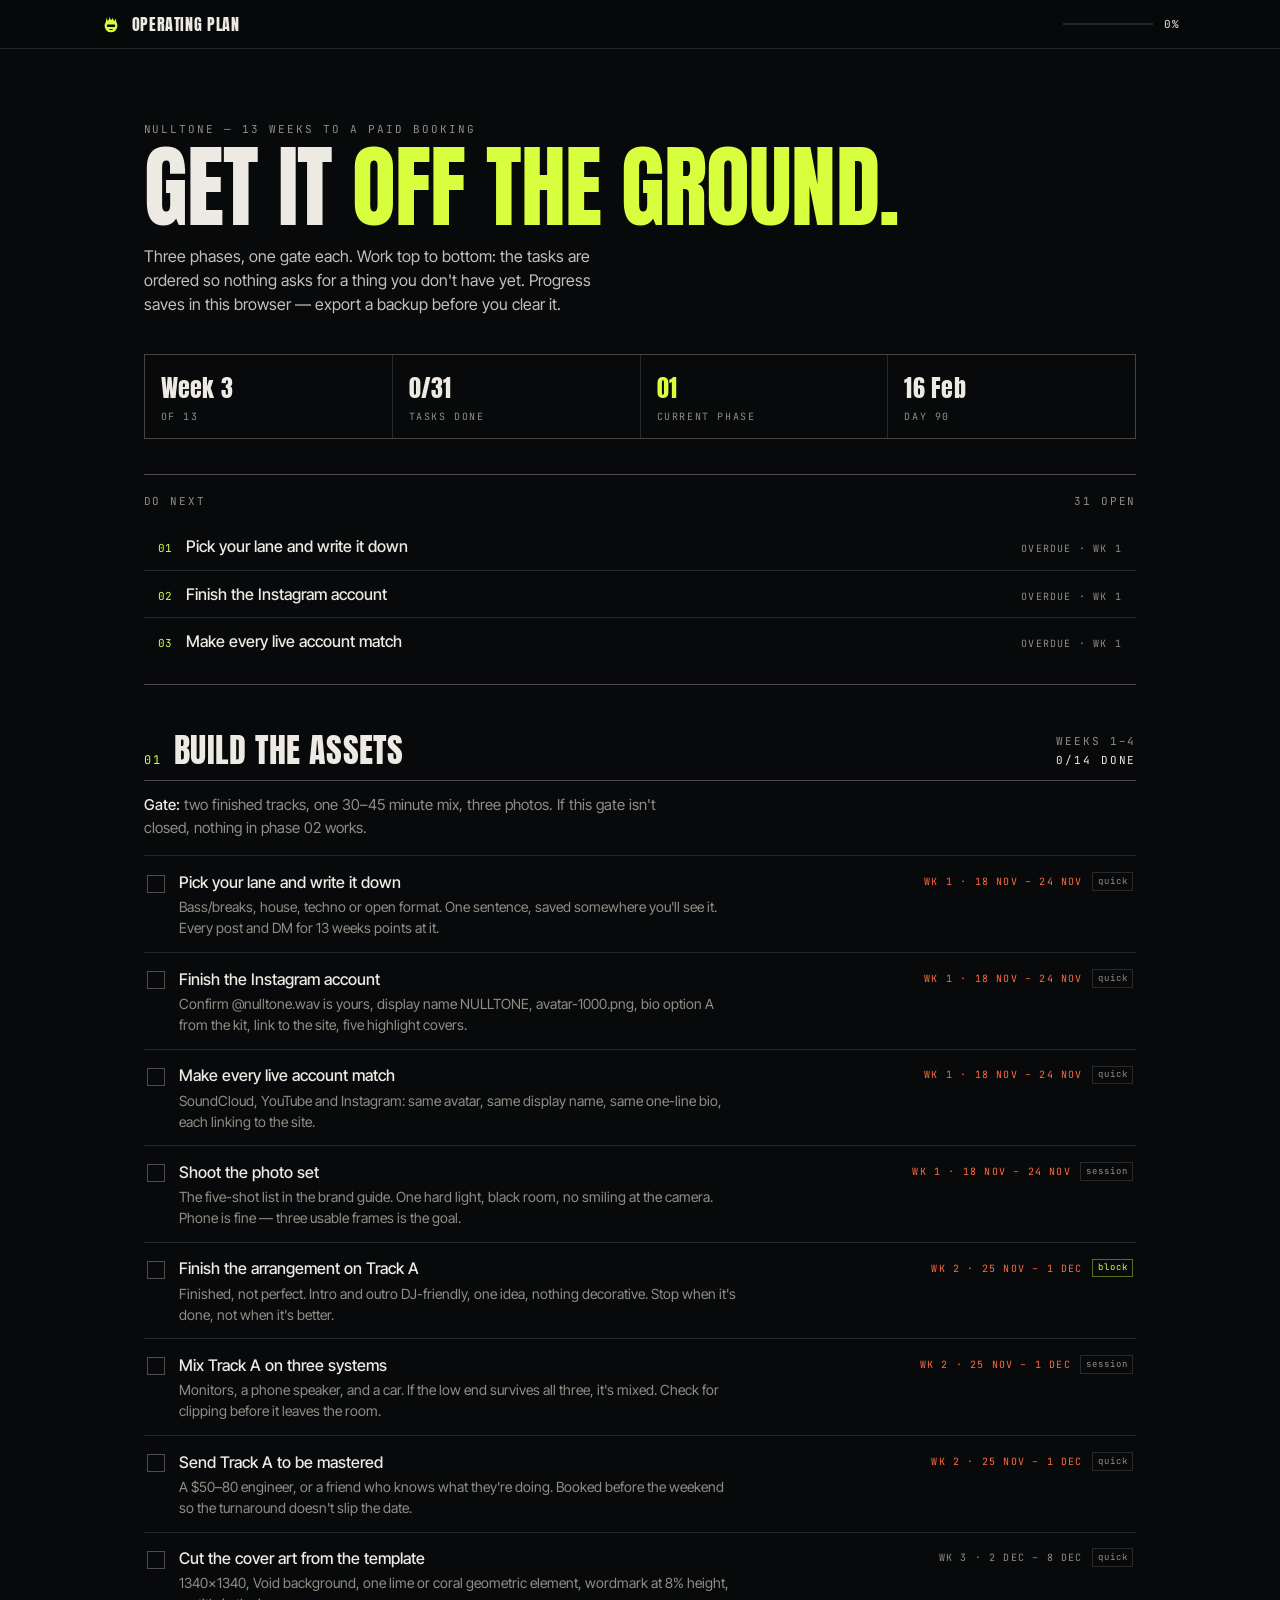
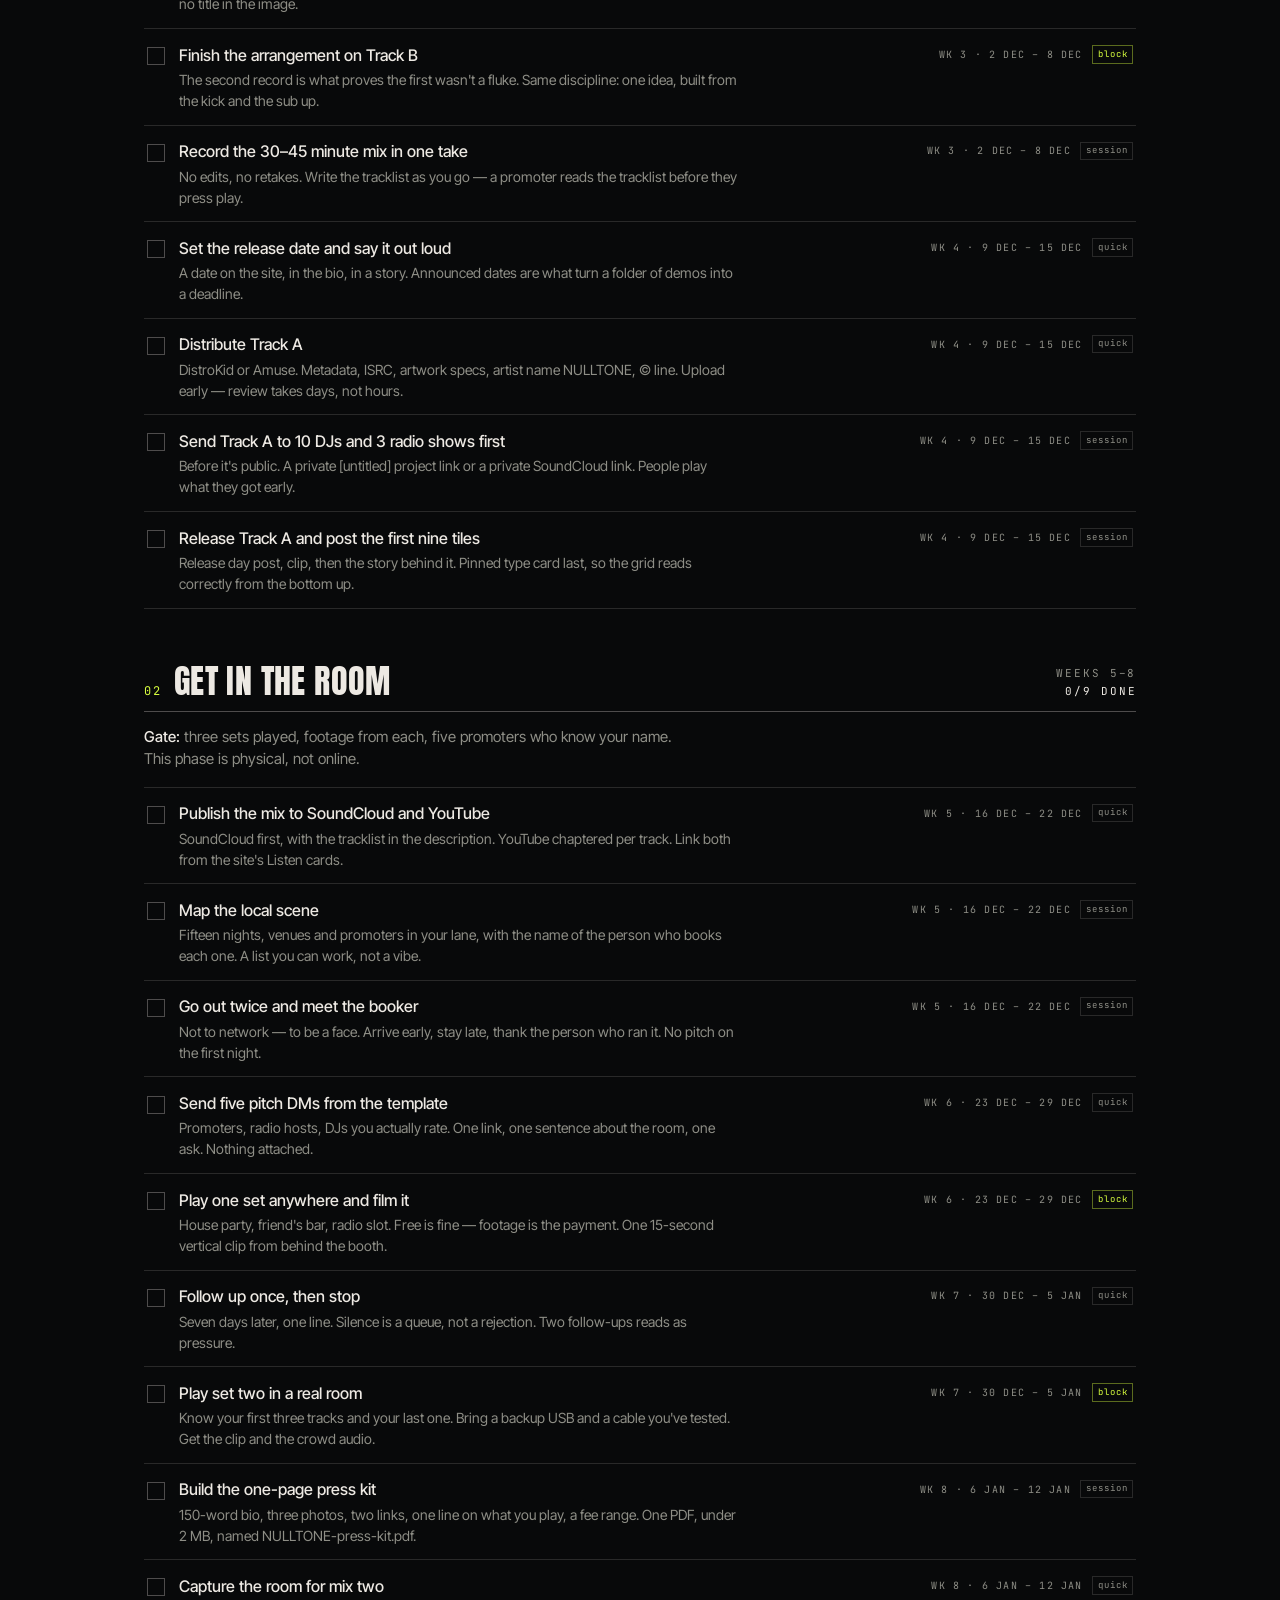
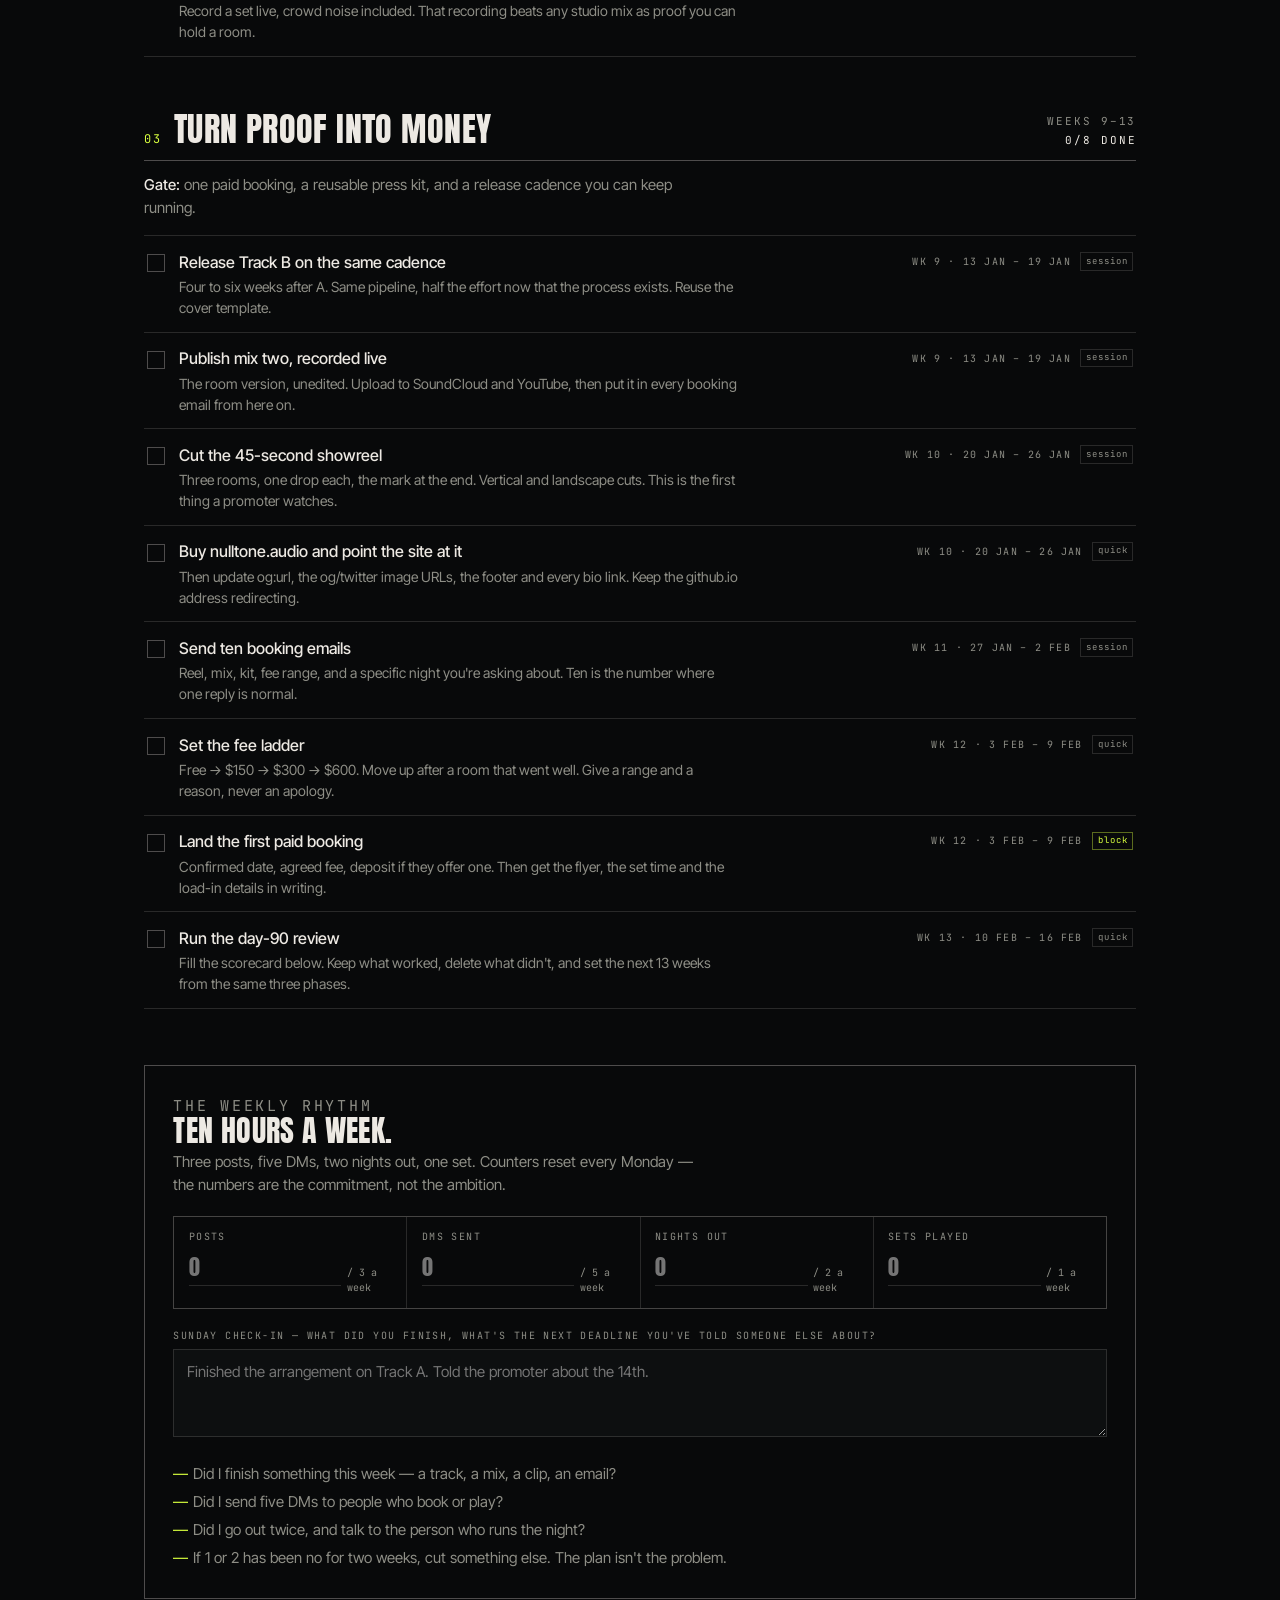
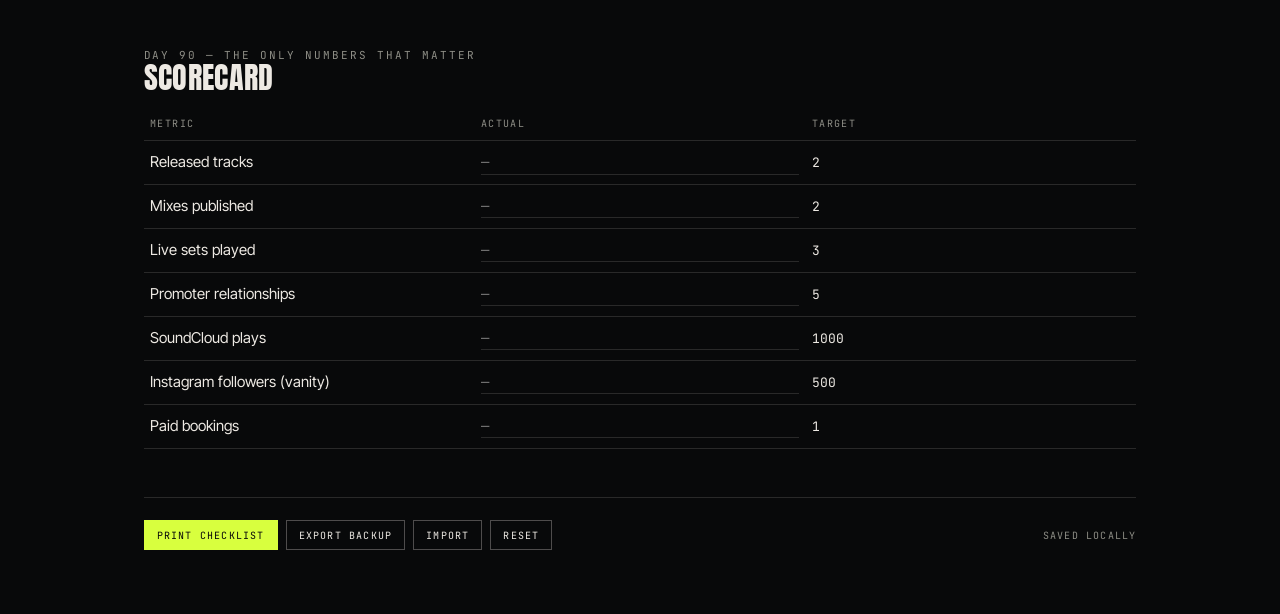
<file: plan/index.html>
<!doctype html>
<html lang="en">
<head>
<meta charset="utf-8">
<meta name="viewport" content="width=device-width, initial-scale=1">
<meta name="robots" content="noindex, nofollow">
<title>NULLTONE — operating plan</title>
<meta name="theme-color" content="#08090A">
<link rel="icon" href="../assets/favicon.svg" type="image/svg+xml">
<link rel="preconnect" href="https://fonts.googleapis.com">
<link rel="preconnect" href="https://fonts.gstatic.com" crossorigin>
<link href="https://fonts.googleapis.com/css2?family=Anton&family=Inter+Tight:wght@400;500;600&family=JetBrains+Mono:wght@400;500&display=swap" rel="stylesheet">
<style>
  :root {
    --ink: #08090a;
    --ink-2: #0d0f10;
    --bone: #ede9e3;
    --muted: #8e8e86;
    --lime: #d8ff3e;
    --coral: #ff6a3d;
    --line: rgba(237, 233, 227, 0.14);
    --line-strong: rgba(237, 233, 227, 0.3);
    --pad: clamp(1.1rem, 3.4vw, 3.25rem);
    --display: "Anton", Impact, "Arial Narrow", sans-serif;
    --sans: "Inter Tight", ui-sans-serif, system-ui, -apple-system, "Helvetica Neue", Arial, sans-serif;
    --mono: "JetBrains Mono", ui-monospace, SFMono-Regular, Menlo, Consolas, monospace;
  }

  * { box-sizing: border-box; }
  body {
    margin: 0;
    background: var(--ink);
    color: var(--bone);
    font-family: var(--sans);
    font-size: 16px;
    line-height: 1.5;
    -webkit-font-smoothing: antialiased;
  }
  a { color: inherit; }
  p { margin: 0; }
  h1, h2, h3 { margin: 0; font-family: var(--display); font-weight: 400; text-transform: uppercase; line-height: 0.92; letter-spacing: 0.012em; }
  :focus-visible { outline: 2px solid var(--lime); outline-offset: 3px; }

  .mono {
    font-family: var(--mono);
    font-size: 0.6875rem;
    letter-spacing: 0.18em;
    text-transform: uppercase;
    color: var(--muted);
  }

  .wrap { max-width: 1080px; margin: 0 auto; padding: 0 var(--pad); }

  /* ── top bar ───────────────────────────────────────────── */
  .bar {
    position: sticky; top: 0; z-index: 20;
    background: rgba(8, 9, 10, 0.94);
    backdrop-filter: blur(10px);
    border-bottom: 1px solid var(--line);
  }
  .bar-in {
    display: flex; align-items: center; justify-content: space-between;
    gap: 1rem; padding: 0.75rem 0;
  }
  .bar-brand { display: flex; align-items: center; gap: 0.6rem; }
  .bar-brand img { width: 22px; height: 22px; }
  .bar-brand span {
    font-family: var(--display); font-size: 1rem; letter-spacing: 0.04em; text-transform: uppercase;
  }
  .bar-progress { display: flex; align-items: center; gap: 0.7rem; }
  .bar-track { width: 90px; height: 2px; background: var(--line); overflow: hidden; }
  .bar-fill { height: 100%; width: 0; background: var(--lime); transition: width 0.3s ease; }
  .bar-count { font-family: var(--mono); font-size: 0.6875rem; letter-spacing: 0.1em; color: var(--bone); }

  /* ── intro ─────────────────────────────────────────────── */
  .intro { padding: clamp(2.2rem, 6vw, 4.5rem) 0 clamp(1.4rem, 3vw, 2.2rem); }
  .intro h1 {
    font-size: clamp(2.6rem, 9vw, 5.6rem);
    letter-spacing: -0.01em;
    margin: 0.5rem 0 0;
  }
  .intro h1 em { font-style: normal; color: var(--lime); }
  .intro .lede { max-width: 52ch; color: var(--bone); opacity: 0.82; margin-top: 1rem; }
  .stats {
    display: grid; grid-template-columns: repeat(4, minmax(0, 1fr));
    gap: 1px; background: var(--line); border: 1px solid var(--line);
    margin: clamp(1.6rem, 4vw, 2.4rem) 0 0;
  }
  .stat { background: var(--ink); padding: 0.9rem 1rem; display: flex; flex-direction: column; gap: 0.2rem; }
  .stat b { font-family: var(--display); font-size: 1.5rem; font-weight: 400; letter-spacing: 0.01em; }
  .stat b.lime { color: var(--lime); }
  .stat span { font-family: var(--mono); font-size: 0.625rem; letter-spacing: 0.16em; text-transform: uppercase; color: var(--muted); }

  /* ── next up ───────────────────────────────────────────── */
  .next {
    border-top: 1px solid var(--line-strong);
    border-bottom: 1px solid var(--line-strong);
    padding: 1.1rem 0 1.25rem;
    margin-bottom: clamp(1.8rem, 4vw, 3rem);
  }
  .next-head { display: flex; align-items: baseline; justify-content: space-between; gap: 1rem; margin-bottom: 0.85rem; }
  .next-list { list-style: none; margin: 0; padding: 0; display: grid; gap: 1px; background: var(--line); }
  .next-list li {
    background: var(--ink); padding: 0.7rem 0.9rem;
    display: grid; grid-template-columns: auto 1fr auto; gap: 0.9rem; align-items: baseline;
  }
  .next-num { font-family: var(--mono); font-size: 0.6875rem; color: var(--lime); }
  .next-title { font-weight: 500; }
  .next-when { font-family: var(--mono); font-size: 0.625rem; letter-spacing: 0.12em; text-transform: uppercase; color: var(--muted); white-space: nowrap; }

  /* ── phases ────────────────────────────────────────────── */
  .phase { margin-bottom: clamp(2rem, 5vw, 3.5rem); }
  .phase-head { display: flex; align-items: flex-end; justify-content: space-between; gap: 1rem; border-bottom: 1px solid var(--line-strong); padding-bottom: 0.7rem; }
  .phase-title { display: flex; align-items: baseline; gap: 0.75rem; }
  .phase-num { font-family: var(--mono); font-size: 0.75rem; letter-spacing: 0.18em; color: var(--lime); }
  .phase h2 { font-size: clamp(1.5rem, 4.2vw, 2.1rem); }
  .phase-meta { text-align: right; display: flex; flex-direction: column; gap: 0.15rem; }
  .phase-meta .mono:last-child { color: var(--bone); }
  .phase-gate { margin: 0.85rem 0 1rem; color: var(--muted); font-size: 0.9375rem; max-width: 62ch; }
  .phase-gate b { color: var(--bone); font-weight: 500; }

  .tasks { list-style: none; margin: 0; padding: 0; }
  .task { border-top: 1px solid var(--line); }
  .task:last-child { border-bottom: 1px solid var(--line); }
  .task.done .task-title { text-decoration: line-through; text-decoration-thickness: 1px; color: var(--muted); }
  .task.overdue .task-week { color: var(--coral); }
  .task-label {
    display: grid;
    grid-template-columns: auto minmax(0, 1fr) auto;
    gap: 0.9rem;
    align-items: start;
    padding: 0.85rem 0.2rem;
    cursor: pointer;
    position: relative;
  }
  .task-label:hover { background: rgba(237, 233, 227, 0.025); }
  .task input[type="checkbox"] {
    appearance: none; -webkit-appearance: none;
    width: 18px; height: 18px; margin: 0.28rem 0 0;
    border: 1px solid var(--line-strong);
    background: transparent;
    display: grid; place-items: center;
    cursor: pointer;
    flex: none;
  }
  .task input[type="checkbox"]:checked { background: var(--lime); border-color: var(--lime); }
  .task input[type="checkbox"]:checked::after {
    content: ""; width: 8px; height: 4px;
    border-left: 2px solid var(--ink); border-bottom: 2px solid var(--ink);
    transform: translateY(-1px) rotate(-45deg);
  }
  .task-body { display: flex; flex-direction: column; gap: 0.15rem; min-width: 0; }  .task-title { font-weight: 500; font-size: 1rem; }
  .task-detail { color: var(--muted); font-size: 0.875rem; max-width: 70ch; }
  .task-meta { display: flex; align-items: center; flex-wrap: wrap; gap: 0.6rem; padding-top: 0.15rem; min-width: 0; }
  .task-week { font-family: var(--mono); font-size: 0.625rem; letter-spacing: 0.12em; text-transform: uppercase; color: var(--muted); white-space: nowrap; }
  .effort {
    font-family: var(--mono); font-size: 0.5625rem; letter-spacing: 0.1em;
    border: 1px solid var(--line); padding: 0.1rem 0.3rem; color: var(--muted);
  }
  .effort--l { border-color: rgba(216, 255, 62, 0.4); color: var(--lime); }

  /* ── weekly rhythm ─────────────────────────────────────── */
  .rhythm { border: 1px solid var(--line-strong); padding: clamp(1.1rem, 3vw, 1.8rem); margin-bottom: clamp(2rem, 5vw, 3rem); }
  .rhythm h2 { font-size: clamp(1.4rem, 4vw, 1.9rem); margin-bottom: 0.4rem; }
  .rhythm > p { color: var(--muted); max-width: 60ch; font-size: 0.9375rem; }
  .counters { display: grid; grid-template-columns: repeat(4, minmax(0, 1fr)); gap: 1px; background: var(--line); border: 1px solid var(--line); margin: 1.2rem 0 0; }
  .counter { background: var(--ink); padding: 0.8rem 0.9rem; }
  .counter label { display: block; font-family: var(--mono); font-size: 0.625rem; letter-spacing: 0.14em; text-transform: uppercase; color: var(--muted); margin-bottom: 0.35rem; }
  .counter-row { display: flex; align-items: baseline; gap: 0.35rem; }
  .counter input {
    width: 100%; background: transparent; border: 0; border-bottom: 1px solid var(--line);
    color: var(--bone); font-family: var(--display); font-size: 1.4rem; padding: 0 0 0.15rem;
  }
  .counter input:focus { border-color: var(--lime); outline: none; }
  .counter-target { font-family: var(--mono); font-size: 0.625rem; color: var(--muted); }
  .notes-label { display: block; margin-top: 1.2rem; font-family: var(--mono); font-size: 0.625rem; letter-spacing: 0.14em; text-transform: uppercase; color: var(--muted); }
  .notes {
    width: 100%; min-height: 5.5rem; margin-top: 0.4rem; resize: vertical;
    background: var(--ink-2); border: 1px solid var(--line); color: var(--bone);
    font-family: var(--sans); font-size: 0.9375rem; padding: 0.7rem 0.8rem;
  }
  .notes:focus { outline: none; border-color: var(--lime); }
  .questions { list-style: none; margin: 1.2rem 0 0; padding: 0; display: grid; gap: 0.35rem; }
  .questions li { color: var(--muted); font-size: 0.9375rem; padding-left: 1.2rem; position: relative; }
  .questions li::before { content: "—"; position: absolute; left: 0; color: var(--lime); }

  /* ── scorecard ─────────────────────────────────────────── */
  .score h2 { font-size: clamp(1.4rem, 4vw, 1.9rem); margin-bottom: 0.9rem; }
  .score table { width: 100%; border-collapse: collapse; table-layout: fixed; }
  .score th, .score td { text-align: left; padding: 0.6rem 0.4rem; border-bottom: 1px solid var(--line); font-size: 0.9375rem; overflow-wrap: break-word; }
  .score th { font-family: var(--mono); font-size: 0.625rem; letter-spacing: 0.14em; text-transform: uppercase; color: var(--muted); font-weight: 400; }
  .score td.actual { width: 80px; }
  .score input {
    width: 100%; background: transparent; border: 0; border-bottom: 1px solid var(--line);
    color: var(--lime); font-family: var(--mono); font-size: 0.875rem; padding: 0.15rem 0;
  }
  .score input:focus { outline: none; border-color: var(--lime); }
  .score td.target { font-family: var(--mono); font-size: 0.8125rem; color: var(--bone); width: 64px; }

  /* ── footer ────────────────────────────────────────────── */
  .foot {
    border-top: 1px solid var(--line); margin-top: clamp(2rem, 5vw, 3rem);
    padding: 1.4rem 0 clamp(2rem, 6vw, 4rem);
    display: flex; flex-wrap: wrap; gap: 0.6rem; align-items: center; justify-content: space-between;
  }
  .tools { display: flex; flex-wrap: wrap; gap: 0.5rem; }
  .btn {
    background: transparent; color: var(--bone); cursor: pointer;
    border: 1px solid var(--line-strong); padding: 0.45rem 0.75rem;
    font-family: var(--mono); font-size: 0.625rem; letter-spacing: 0.12em; text-transform: uppercase;
  }
  .btn:hover { border-color: var(--lime); color: var(--lime); }
  .btn--solid { background: var(--lime); color: var(--ink); border-color: var(--lime); }
  .btn--solid:hover { background: transparent; color: var(--lime); }
  .saved { font-family: var(--mono); font-size: 0.625rem; letter-spacing: 0.12em; text-transform: uppercase; color: var(--muted); }

  @media (max-width: 720px) {
    .stats { grid-template-columns: repeat(2, minmax(0, 1fr)); }
    .counters { grid-template-columns: repeat(2, minmax(0, 1fr)); }
    .task-label { grid-template-columns: auto minmax(0, 1fr); }
    .task-meta { grid-column: 2; }
    .task-week { white-space: normal; }
    .phase-head { flex-direction: column; align-items: flex-start; gap: 0.35rem; }
    .phase-meta { text-align: left; flex-direction: row; gap: 0.5rem; }
    .next-list li { grid-template-columns: auto minmax(0, 1fr); }
    .next-when { grid-column: 2; }
    .next-title { overflow-wrap: anywhere; }
    .bar-track { width: 54px; }
  }

  @media print {
    body { background: #fff; color: #000; font-size: 11pt; }
    .bar, .tools, .next, .foot .mono { display: none; }
    .wrap { max-width: none; padding: 0; }
    .phase, .rhythm, .score { break-inside: auto; }
    .task { break-inside: avoid; }
    .stat, .counter, .next-list li { background: #fff; }
    .stat b, .phase-num, .questions li::before { color: #000; }
    .task-detail, .phase-gate, .questions li { color: #333; }
    .task input[type="checkbox"] { border: 1px solid #000; }
    a[href]::after { content: ""; }
  }
</style>
</head>
<body>

<div class="bar">
  <div class="wrap bar-in">
    <div class="bar-brand">
      <img src="../assets/mark.svg" alt="">
      <span>Operating plan</span>
    </div>
    <div class="bar-progress">
      <div class="bar-track"><div class="bar-fill" id="barFill"></div></div>
      <span class="bar-count" id="barCount">0%</span>
    </div>
  </div>
</div>

<div class="wrap">

  <section class="intro">
    <p class="mono">NULLTONE — 13 weeks to a paid booking</p>
    <h1>Get it <em>off the ground.</em></h1>
    <p class="lede">Three phases, one gate each. Work top to bottom: the tasks are ordered so nothing asks for a thing you don't have yet. Progress saves in this browser — export a backup before you clear it.</p>

    <div class="stats">
      <div class="stat"><b id="statWeek">Week 1</b><span>of 13</span></div>
      <div class="stat"><b id="statDone">0/0</b><span>tasks done</span></div>
      <div class="stat"><b class="lime" id="statNext">—</b><span>current phase</span></div>
      <div class="stat"><b id="statEnd">—</b><span>day 90</span></div>
    </div>
  </section>

  <section class="next" aria-labelledby="nextHead">
    <div class="next-head">
      <p class="mono" id="nextHead">Do next</p>
      <p class="mono" id="nextCount"></p>
    </div>
    <ul class="next-list" id="nextList"></ul>
  </section>

  <main id="phases"></main>

  <section class="rhythm" aria-labelledby="rhythmHead">
    <p class="mono">The weekly rhythm</p>
    <h2 id="rhythmHead">Ten hours a week.</h2>
    <p>Three posts, five DMs, two nights out, one set. Counters reset every Monday — the numbers are the commitment, not the ambition.</p>

    <div class="counters" id="counters"></div>

    <label class="notes-label" for="notes">Sunday check-in — what did you finish, what's the next deadline you've told someone else about?</label>
    <textarea class="notes" id="notes" placeholder="Finished the arrangement on Track A. Told the promoter about the 14th."></textarea>

    <ul class="questions">
      <li>Did I finish something this week — a track, a mix, a clip, an email?</li>
      <li>Did I send five DMs to people who book or play?</li>
      <li>Did I go out twice, and talk to the person who runs the night?</li>
      <li>If 1 or 2 has been no for two weeks, cut something else. The plan isn't the problem.</li>
    </ul>
  </section>

  <section class="score" aria-labelledby="scoreHead">
    <p class="mono">Day 90 — the only numbers that matter</p>
    <h2 id="scoreHead">Scorecard</h2>
    <table>
      <thead>
        <tr><th>Metric</th><th>Actual</th><th>Target</th></tr>
      </thead>
      <tbody id="scoreBody"></tbody>
    </table>
  </section>

  <footer class="foot">
    <div class="tools">
      <button class="btn btn--solid" id="btnPrint" type="button">Print checklist</button>
      <button class="btn" id="btnExport" type="button">Export backup</button>
      <button class="btn" id="btnImport" type="button">Import</button>
      <input type="file" id="fileInput" accept="application/json" hidden>
      <button class="btn" id="btnReset" type="button">Reset</button>
    </div>
    <span class="saved" id="saved">Saved locally</span>
  </footer>
</div>

<script>
(function () {
  "use strict";

  var START = "2026-11-18";
  var WEEKS = 13;
  var KEY = "nulltone.plan.v1";

  var PHASES = [
    {
      id: "p1", num: "01", name: "Build the assets", weeks: "Weeks 1–4",
      gate: "<b>Gate:</b> two finished tracks, one 30–45 minute mix, three photos. If this gate isn't closed, nothing in phase 02 works."
    },
    {
      id: "p2", num: "02", name: "Get in the room", weeks: "Weeks 5–8",
      gate: "<b>Gate:</b> three sets played, footage from each, five promoters who know your name. This phase is physical, not online."
    },
    {
      id: "p3", num: "03", name: "Turn proof into money", weeks: "Weeks 9–13",
      gate: "<b>Gate:</b> one paid booking, a reusable press kit, and a release cadence you can keep running."
    }
  ];

  var TASKS = [
    { id: "lane", p: "p1", w: 1, e: "S", t: "Pick your lane and write it down",
      d: "Bass/breaks, house, techno or open format. One sentence, saved somewhere you'll see it. Every post and DM for 13 weeks points at it." },
    { id: "ig", p: "p1", w: 1, e: "S", t: "Finish the Instagram account",
      d: "Confirm @nulltone.wav is yours, display name NULLTONE, avatar-1000.png, bio option A from the kit, link to the site, five highlight covers." },
    { id: "match", p: "p1", w: 1, e: "S", t: "Make every live account match",
      d: "SoundCloud, YouTube and Instagram: same avatar, same display name, same one-line bio, each linking to the site." },
    { id: "photos", p: "p1", w: 1, e: "M", t: "Shoot the photo set",
      d: "The five-shot list in the brand guide. One hard light, black room, no smiling at the camera. Phone is fine — three usable frames is the goal." },
    { id: "arrA", p: "p1", w: 2, e: "L", t: "Finish the arrangement on Track A",
      d: "Finished, not perfect. Intro and outro DJ-friendly, one idea, nothing decorative. Stop when it's done, not when it's better." },
    { id: "mixA", p: "p1", w: 2, e: "M", t: "Mix Track A on three systems",
      d: "Monitors, a phone speaker, and a car. If the low end survives all three, it's mixed. Check for clipping before it leaves the room." },
    { id: "masterA", p: "p1", w: 2, e: "S", t: "Send Track A to be mastered",
      d: "A $50–80 engineer, or a friend who knows what they're doing. Booked before the weekend so the turnaround doesn't slip the date." },
    { id: "artA", p: "p1", w: 3, e: "S", t: "Cut the cover art from the template",
      d: "1340×1340, Void background, one lime or coral geometric element, wordmark at 8% height, no title in the image." },
    { id: "arrB", p: "p1", w: 3, e: "L", t: "Finish the arrangement on Track B",
      d: "The second record is what proves the first wasn't a fluke. Same discipline: one idea, built from the kick and the sub up." },
    { id: "mixRec", p: "p1", w: 3, e: "M", t: "Record the 30–45 minute mix in one take",
      d: "No edits, no retakes. Write the tracklist as you go — a promoter reads the tracklist before they press play." },
    { id: "date", p: "p1", w: 4, e: "S", t: "Set the release date and say it out loud",
      d: "A date on the site, in the bio, in a story. Announced dates are what turn a folder of demos into a deadline." },
    { id: "distro", p: "p1", w: 4, e: "S", t: "Distribute Track A",
      d: "DistroKid or Amuse. Metadata, ISRC, artwork specs, artist name NULLTONE, © line. Upload early — review takes days, not hours." },
    { id: "preSend", p: "p1", w: 4, e: "M", t: "Send Track A to 10 DJs and 3 radio shows first",
      d: "Before it's public. A private [untitled] project link or a private SoundCloud link. People play what they got early." },
    { id: "relA", p: "p1", w: 4, e: "M", t: "Release Track A and post the first nine tiles",
      d: "Release day post, clip, then the story behind it. Pinned type card last, so the grid reads correctly from the bottom up." },

    { id: "pubMix", p: "p2", w: 5, e: "S", t: "Publish the mix to SoundCloud and YouTube",
      d: "SoundCloud first, with the tracklist in the description. YouTube chaptered per track. Link both from the site's Listen cards." },
    { id: "map", p: "p2", w: 5, e: "M", t: "Map the local scene",
      d: "Fifteen nights, venues and promoters in your lane, with the name of the person who books each one. A list you can work, not a vibe." },
    { id: "out1", p: "p2", w: 5, e: "M", t: "Go out twice and meet the booker",
      d: "Not to network — to be a face. Arrive early, stay late, thank the person who ran it. No pitch on the first night." },
    { id: "dm5", p: "p2", w: 6, e: "S", t: "Send five pitch DMs from the template",
      d: "Promoters, radio hosts, DJs you actually rate. One link, one sentence about the room, one ask. Nothing attached." },
    { id: "set1", p: "p2", w: 6, e: "L", t: "Play one set anywhere and film it",
      d: "House party, friend's bar, radio slot. Free is fine — footage is the payment. One 15-second vertical clip from behind the booth." },
    { id: "follow", p: "p2", w: 7, e: "S", t: "Follow up once, then stop",
      d: "Seven days later, one line. Silence is a queue, not a rejection. Two follow-ups reads as pressure." },
    { id: "set2", p: "p2", w: 7, e: "L", t: "Play set two in a real room",
      d: "Know your first three tracks and your last one. Bring a backup USB and a cable you've tested. Get the clip and the crowd audio." },
    { id: "kit", p: "p2", w: 8, e: "M", t: "Build the one-page press kit",
      d: "150-word bio, three photos, two links, one line on what you play, a fee range. One PDF, under 2 MB, named NULLTONE-press-kit.pdf." },
    { id: "roomAudio", p: "p2", w: 8, e: "S", t: "Capture the room for mix two",
      d: "Record a set live, crowd noise included. That recording beats any studio mix as proof you can hold a room." },

    { id: "relB", p: "p3", w: 9, e: "M", t: "Release Track B on the same cadence",
      d: "Four to six weeks after A. Same pipeline, half the effort now that the process exists. Reuse the cover template." },
    { id: "mix2", p: "p3", w: 9, e: "M", t: "Publish mix two, recorded live",
      d: "The room version, unedited. Upload to SoundCloud and YouTube, then put it in every booking email from here on." },
    { id: "reel", p: "p3", w: 10, e: "M", t: "Cut the 45-second showreel",
      d: "Three rooms, one drop each, the mark at the end. Vertical and landscape cuts. This is the first thing a promoter watches." },
    { id: "domain", p: "p3", w: 10, e: "S", t: "Buy nulltone.audio and point the site at it",
      d: "Then update og:url, the og/twitter image URLs, the footer and every bio link. Keep the github.io address redirecting." },
    { id: "send10", p: "p3", w: 11, e: "M", t: "Send ten booking emails",
      d: "Reel, mix, kit, fee range, and a specific night you're asking about. Ten is the number where one reply is normal." },
    { id: "fee", p: "p3", w: 12, e: "S", t: "Set the fee ladder",
      d: "Free → $150 → $300 → $600. Move up after a room that went well. Give a range and a reason, never an apology." },
    { id: "paid", p: "p3", w: 12, e: "L", t: "Land the first paid booking",
      d: "Confirmed date, agreed fee, deposit if they offer one. Then get the flyer, the set time and the load-in details in writing." },
    { id: "review", p: "p3", w: 13, e: "S", t: "Run the day-90 review",
      d: "Fill the scorecard below. Keep what worked, delete what didn't, and set the next 13 weeks from the same three phases." }
  ];

  var COUNTERS = [
    { id: "posts", label: "Posts", target: 3 },
    { id: "dms", label: "DMs sent", target: 5 },
    { id: "nights", label: "Nights out", target: 2 },
    { id: "sets", label: "Sets played", target: 1 }
  ];

  var METRICS = [
    { id: "tracks", label: "Released tracks", target: 2 },
    { id: "mixes", label: "Mixes published", target: 2 },
    { id: "gigs", label: "Live sets played", target: 3 },
    { id: "promoters", label: "Promoter relationships", target: 5 },
    { id: "plays", label: "SoundCloud plays", target: 1000 },
    { id: "followers", label: "Instagram followers (vanity)", target: 500 },
    { id: "bookings", label: "Paid bookings", target: 1 }
  ];

  var DAY = 86400000;
  var startDate = new Date(START + "T00:00:00");

  var state = { done: {}, counters: {}, metrics: {}, notes: "" };

  function load() {
    try {
      var raw = localStorage.getItem(KEY);
      if (!raw) return;
      var parsed = JSON.parse(raw);
      if (parsed && typeof parsed === "object") {
        state.done = parsed.done || {};
        state.counters = parsed.counters || {};
        state.metrics = parsed.metrics || {};
        state.notes = typeof parsed.notes === "string" ? parsed.notes : "";
      }
    } catch (err) {
      /* corrupt or unavailable storage: run from a clean state */
    }
  }

  function save() {
    try {
      localStorage.setItem(KEY, JSON.stringify(state));
      flashSaved();
    } catch (err) {
      var el = document.getElementById("saved");
      if (el) el.textContent = "Couldn't save — export a backup";
    }
  }

  var savedTimer = null;
  function flashSaved() {
    var el = document.getElementById("saved");
    if (!el) return;
    el.textContent = "Saved";
    clearTimeout(savedTimer);
    savedTimer = setTimeout(function () { el.textContent = "Saved locally"; }, 1200);
  }

  function fmtDate(d) {
    var months = ["Jan", "Feb", "Mar", "Apr", "May", "Jun", "Jul", "Aug", "Sep", "Oct", "Nov", "Dec"];
    return d.getDate() + " " + months[d.getMonth()];
  }

  function weekStart(w) { return new Date(startDate.getTime() + (w - 1) * 7 * DAY); }
  function weekEnd(w) { return new Date(startDate.getTime() + (w * 7 - 1) * DAY); }
  function weekLabel(w) { return fmtDate(weekStart(w)) + " – " + fmtDate(weekEnd(w)); }

  function currentWeek() {
    var today = new Date();
    today.setHours(0, 0, 0, 0);
    var n = Math.floor((today.getTime() - startDate.getTime()) / (7 * DAY)) + 1;
    return Math.max(1, Math.min(WEEKS, n));
  }

  function phaseOf(task) {
    for (var i = 0; i < PHASES.length; i++) if (PHASES[i].id === task.p) return PHASES[i];
    return PHASES[0];
  }

  function el(tag, cls, text) {
    var n = document.createElement(tag);
    if (cls) n.className = cls;
    if (text != null) n.textContent = text;
    return n;
  }

  function progress() {
    var total = TASKS.length;
    var done = 0;
    for (var i = 0; i < TASKS.length; i++) if (state.done[TASKS[i].id]) done++;
    return { done: done, total: total, pct: total ? Math.round((done / total) * 100) : 0 };
  }

  function renderPhases() {
    var host = document.getElementById("phases");
    host.textContent = "";
    var cw = currentWeek();

    PHASES.forEach(function (phase) {
      var tasks = TASKS.filter(function (t) { return t.p === phase.id; });
      var done = tasks.filter(function (t) { return state.done[t.id]; }).length;

      var section = el("section", "phase");
      section.setAttribute("aria-labelledby", "h-" + phase.id);

      var head = el("div", "phase-head");
      var titleWrap = el("div", "phase-title");
      titleWrap.appendChild(el("span", "phase-num", phase.num));
      var h2 = el("h2", null, phase.name);
      h2.id = "h-" + phase.id;
      titleWrap.appendChild(h2);
      head.appendChild(titleWrap);

      var meta = el("div", "phase-meta");
      meta.appendChild(el("span", "mono", phase.weeks));
      meta.appendChild(el("span", "mono", done + "/" + tasks.length + " done"));
      head.appendChild(meta);
      section.appendChild(head);

      var gate = el("p", "phase-gate");
      gate.innerHTML = phase.gate;
      section.appendChild(gate);

      var list = el("ul", "tasks");
      tasks.forEach(function (task) {
        var isDone = !!state.done[task.id];
        var li = el("li", "task" + (isDone ? " done" : "") + (!isDone && task.w < cw ? " overdue" : ""));
        var label = el("label", "task-label");

        var box = document.createElement("input");
        box.type = "checkbox";
        box.checked = isDone;
        box.id = "t-" + task.id;
        box.addEventListener("change", function () {
          if (box.checked) state.done[task.id] = true;
          else delete state.done[task.id];
          save();
          refresh();
        });
        label.appendChild(box);

        var body = el("div", "task-body");
        var title = el("span", "task-title", task.t);
        body.appendChild(title);
        if (task.d) body.appendChild(el("span", "task-detail", task.d));
        label.appendChild(body);

        var metaWrap = el("div", "task-meta");
        metaWrap.appendChild(el("span", "task-week", "Wk " + task.w + " · " + weekLabel(task.w)));
        var effort = el("span", "effort" + (task.e === "L" ? " effort--l" : ""), task.e === "S" ? "quick" : task.e === "M" ? "session" : "block");
        metaWrap.appendChild(effort);
        label.appendChild(metaWrap);

        li.appendChild(label);
        list.appendChild(li);
      });

      section.appendChild(list);
      host.appendChild(section);
    });
  }

  function renderNext() {
    var cw = currentWeek();
    var open = TASKS.filter(function (t) { return !state.done[t.id]; });
    open.sort(function (a, b) { return a.w - b.w; });
    var host = document.getElementById("nextList");
    host.textContent = "";

    var countEl = document.getElementById("nextCount");
    if (countEl) countEl.textContent = open.length + " open";

    if (!open.length) {
      var empty = el("li", null, "");
      empty.appendChild(el("span", "next-num", "✓"));
      empty.appendChild(el("span", "next-title", "All thirteen weeks closed. Run the day-90 review and set the next block."));
      empty.appendChild(el("span", "next-when", ""));
      host.appendChild(empty);
      return;
    }

    open.slice(0, 3).forEach(function (task, i) {
      var li = el("li");
      li.appendChild(el("span", "next-num", "0" + (i + 1)));
      li.appendChild(el("span", "next-title", task.t));
      var when = task.w < cw ? "Overdue · wk " + task.w : task.w === cw ? "This week" : "Wk " + task.w + " · " + fmtDate(weekStart(task.w));
      li.appendChild(el("span", "next-when", when));
      host.appendChild(li);
    });
  }

  function renderCounters() {
    var host = document.getElementById("counters");
    host.textContent = "";
    COUNTERS.forEach(function (c) {
      var wrap = el("div", "counter");
      var label = el("label", null, c.label);
      label.setAttribute("for", "c-" + c.id);
      wrap.appendChild(label);

      var row = el("div", "counter-row");
      var input = document.createElement("input");
      input.type = "number";
      input.min = "0";
      input.step = "1";
      input.inputMode = "numeric";
      input.id = "c-" + c.id;
      input.value = state.counters[c.id] != null ? state.counters[c.id] : "";
      input.placeholder = "0";
      input.addEventListener("input", function () {
        var v = parseInt(input.value, 10);
        if (isNaN(v) || v === 0) delete state.counters[c.id];
        else state.counters[c.id] = v;
        save();
      });
      row.appendChild(input);
      row.appendChild(el("span", "counter-target", "/ " + c.target + " a week"));
      wrap.appendChild(row);
      host.appendChild(wrap);
    });
  }

  function renderScore() {
    var body = document.getElementById("scoreBody");
    body.textContent = "";
    METRICS.forEach(function (m) {
      var tr = document.createElement("tr");
      tr.appendChild(el("td", null, m.label));

      var actual = document.createElement("td");
      actual.className = "actual";
      var input = document.createElement("input");
      input.type = "number";
      input.min = "0";
      input.step = "1";
      input.inputMode = "numeric";
      input.setAttribute("aria-label", m.label + " — actual");
      input.value = state.metrics[m.id] != null ? state.metrics[m.id] : "";
      input.placeholder = "—";
      input.addEventListener("input", function () {
        var v = parseInt(input.value, 10);
        if (isNaN(v)) delete state.metrics[m.id];
        else state.metrics[m.id] = v;
        save();
      });
      actual.appendChild(input);
      tr.appendChild(actual);

      tr.appendChild(el("td", "target", String(m.target)));
      body.appendChild(tr);
    });
  }

  function renderStats() {
    var p = progress();
    var cw = currentWeek();
    document.getElementById("statWeek").textContent = "Week " + cw;
    document.getElementById("statDone").textContent = p.done + "/" + p.total;

    var phase = PHASES[PHASES.length - 1];
    for (var j = 0; j < PHASES.length; j++) {
      if (TASKS.some(function (t) { return t.p === PHASES[j].id && !state.done[t.id]; })) { phase = PHASES[j]; break; }
    }
    document.getElementById("statNext").textContent = phase.num;

    var end = new Date(startDate.getTime() + 90 * DAY);
    document.getElementById("statEnd").textContent = fmtDate(end);

    document.getElementById("barFill").style.width = p.pct + "%";
    document.getElementById("barCount").textContent = p.pct + "%";
  }

  function refresh() {
    renderStats();
    renderNext();
    renderPhases();
  }

  function exportBackup() {
    var payload = { exported: new Date().toISOString(), plan: "nulltone", state: state };
    var blob = new Blob([JSON.stringify(payload, null, 2)], { type: "application/json" });
    var url = URL.createObjectURL(blob);
    var a = document.createElement("a");
    a.href = url;
    a.download = "nulltone-plan-" + new Date().toISOString().slice(0, 10) + ".json";
    document.body.appendChild(a);
    a.click();
    a.remove();
    setTimeout(function () { URL.revokeObjectURL(url); }, 1000);
  }

  function importBackup(file) {
    var reader = new FileReader();
    reader.onload = function () {
      try {
        var parsed = JSON.parse(String(reader.result));
        var incoming = parsed && parsed.state ? parsed.state : parsed;
        if (!incoming || typeof incoming !== "object") throw new Error("bad file");
        state.done = incoming.done || {};
        state.counters = incoming.counters || {};
        state.metrics = incoming.metrics || {};
        state.notes = typeof incoming.notes === "string" ? incoming.notes : "";
        document.getElementById("notes").value = state.notes;
        save();
        renderCounters();
        renderScore();
        refresh();
        alert("Backup imported.");
      } catch (err) {
        alert("That file isn't a NULLTONE plan backup.");
      }
    };
    reader.readAsText(file);
  }

  function bindTools() {
    document.getElementById("btnPrint").addEventListener("click", function () { window.print(); });
    document.getElementById("btnExport").addEventListener("click", exportBackup);

    var fileInput = document.getElementById("fileInput");
    document.getElementById("btnImport").addEventListener("click", function () { fileInput.click(); });
    fileInput.addEventListener("change", function () {
      if (fileInput.files && fileInput.files[0]) importBackup(fileInput.files[0]);
      fileInput.value = "";
    });

    document.getElementById("btnReset").addEventListener("click", function () {
      if (!confirm("Clear every tick, counter and scoreline? Export a backup first if you want this back.")) return;
      state = { done: {}, counters: {}, metrics: {}, notes: "" };
      try { localStorage.removeItem(KEY); } catch (err) {}
      document.getElementById("notes").value = "";
      renderCounters();
      renderScore();
      refresh();
      flashSaved();
    });

    var notes = document.getElementById("notes");
    notes.value = state.notes;
    notes.addEventListener("input", function () {
      state.notes = notes.value;
      save();
    });
  }

  load();
  bindTools();
  renderCounters();
  renderScore();
  refresh();
})();
</script>
</body>
</html>
</file>
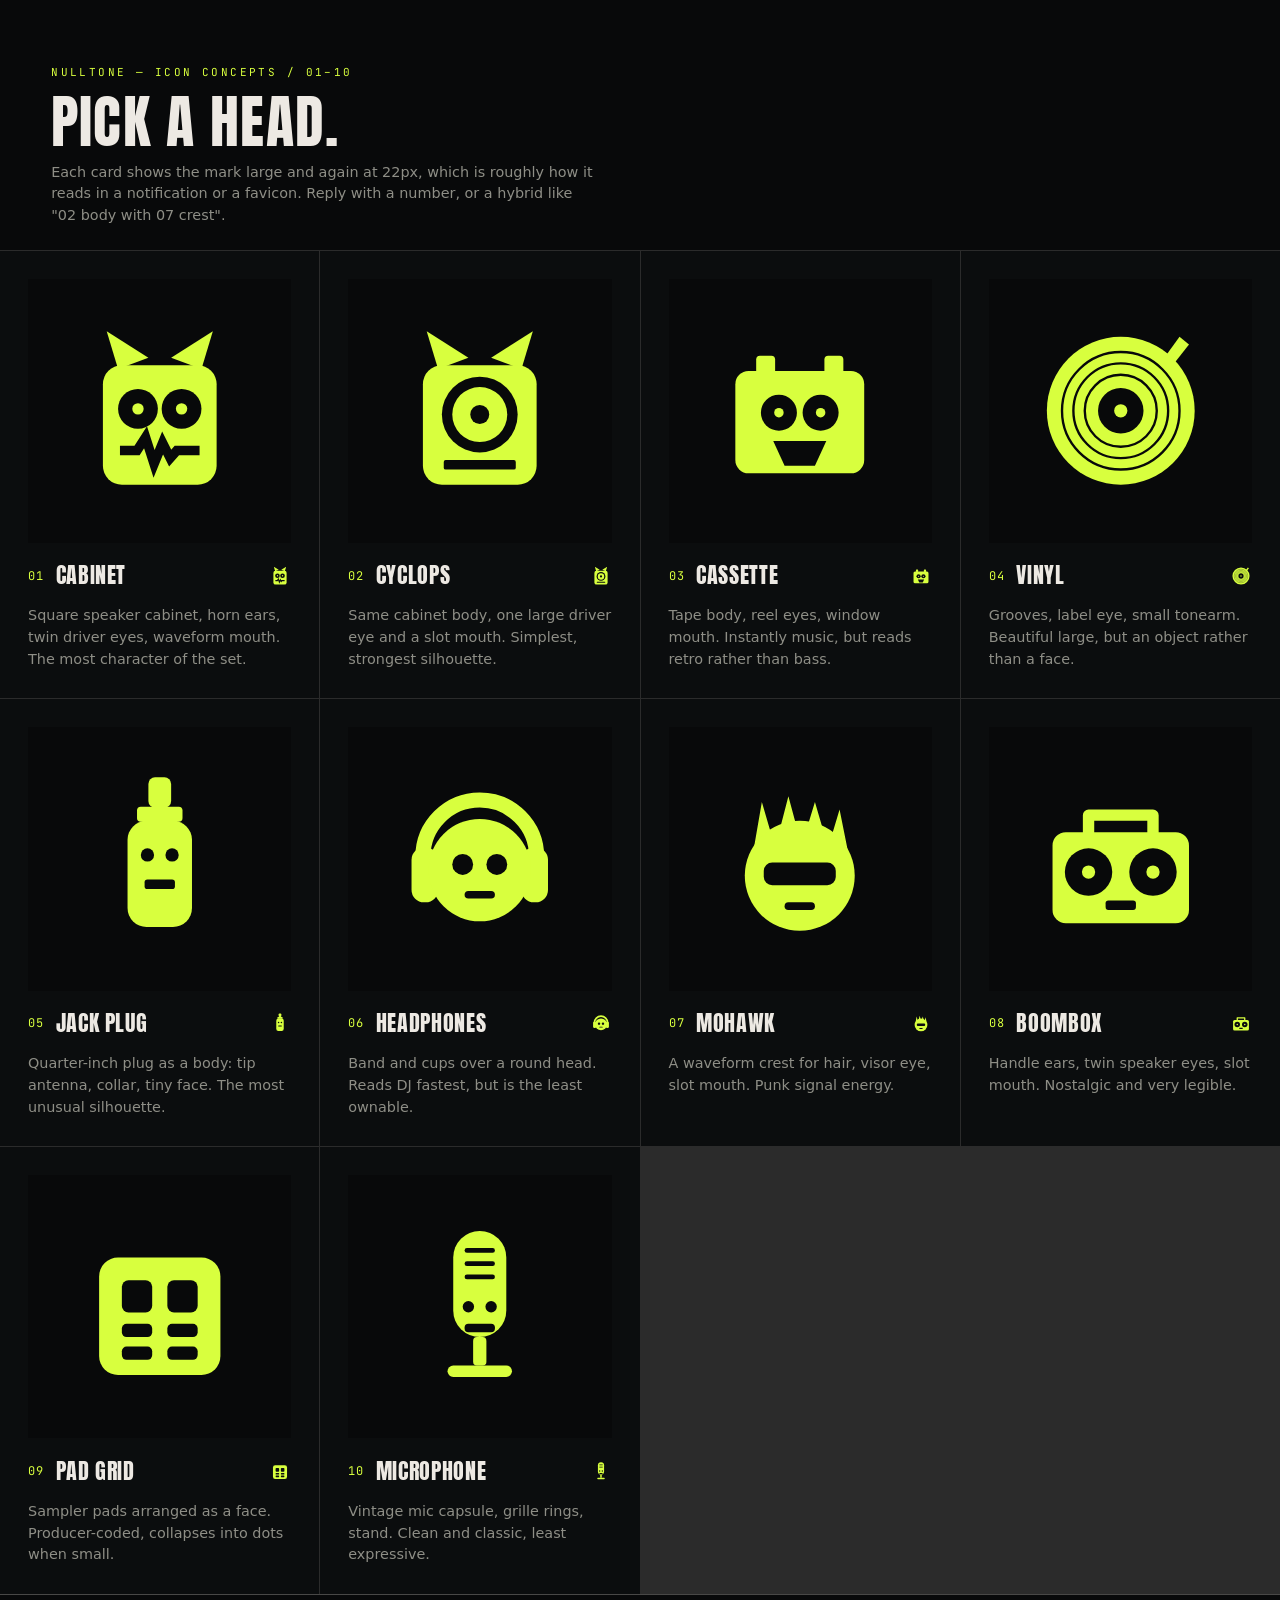
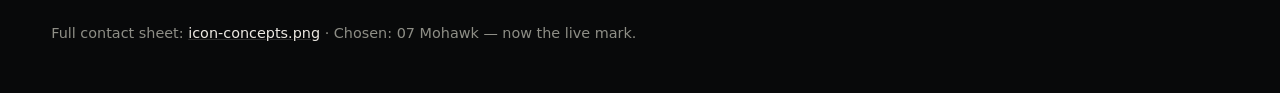
<file: brand/concepts/index.html>
<!doctype html>
<html lang="en">
<head>
<meta charset="utf-8">
<meta name="viewport" content="width=device-width, initial-scale=1">
<title>NULLTONE — icon concepts</title>
<meta name="robots" content="noindex">
<link rel="icon" href="../../assets/favicon.svg" type="image/svg+xml">
<link rel="preconnect" href="https://fonts.googleapis.com">
<link rel="preconnect" href="https://fonts.gstatic.com" crossorigin>
<link href="https://fonts.googleapis.com/css2?family=Anton&family=JetBrains+Mono:wght@400;500&display=swap" rel="stylesheet">
<style>
  :root{--ink:#08090A;--ink2:#0B0D0E;--bone:#EDE9E3;--muted:#8E8E86;--lime:#D8FF3E;--line:rgba(237,233,227,.15)}
  *{box-sizing:border-box}
  body{margin:0;background:var(--ink);color:var(--bone);font-family:system-ui,-apple-system,sans-serif;line-height:1.5}
  header{padding:clamp(2rem,5vw,4rem) clamp(1.25rem,4vw,3.5rem) 1.5rem;border-bottom:1px solid var(--line)}
  .kicker{font-family:"JetBrains Mono",monospace;font-size:11px;letter-spacing:.22em;text-transform:uppercase;color:var(--lime);margin:0 0 .9rem}
  h1{font-family:Anton,sans-serif;font-weight:400;font-size:clamp(2rem,5vw,3.6rem);line-height:.95;letter-spacing:.02em;text-transform:uppercase;margin:0 0 .75rem}
  .lede{color:var(--muted);max-width:60ch;margin:0}
  .grid{display:grid;grid-template-columns:repeat(auto-fill,minmax(260px,1fr));gap:1px;background:var(--line);border-bottom:1px solid var(--line)}
  .card{background:var(--ink2);padding:clamp(1.1rem,2.2vw,1.75rem);display:flex;flex-direction:column;gap:.85rem}
  .big{aspect-ratio:1;display:grid;place-items:center;background:var(--ink)}
  .big svg{width:72%;height:72%}
  .row{display:flex;align-items:center;gap:.7rem;margin-top:.2rem}
  .num{font-family:"JetBrains Mono",monospace;font-size:12px;color:var(--lime);letter-spacing:.1em}
  h2{font-family:Anton,sans-serif;font-weight:400;font-size:1.35rem;letter-spacing:.03em;text-transform:uppercase;margin:0;flex:1}
  .small{width:22px;height:22px;display:inline-flex;flex:none}
  .small svg{width:100%;height:100%}
  p{margin:0;color:var(--muted);font-size:.9rem}
  footer{padding:1.75rem clamp(1.25rem,4vw,3.5rem) 3rem;color:var(--muted);font-size:.9rem}
  footer a{color:var(--bone);text-decoration:underline;text-decoration-color:var(--line)}
  footer a:hover{color:var(--lime)}
</style>
</head>
<body>
  <header>
    <p class="kicker">NULLTONE — icon concepts / 01–10</p>
    <h1>Pick a head.</h1>
    <p class="lede">Each card shows the mark large and again at 22px, which is roughly how it reads in a notification or a favicon. Reply with a number, or a hybrid like "02 body with 07 crest".</p>
  </header>
  <main class="grid">
      <article class="card">
        <div class="big"><svg viewBox="0 0 200 200"><defs><mask id="m1">
<rect width="200" height="200" fill="#fff"/>
<circle cx="77" cy="98" r="21" fill="#000"/><circle cx="123" cy="98" r="21" fill="#000"/>
<circle cx="77" cy="98" r="6" fill="#fff"/><circle cx="123" cy="98" r="6" fill="#fff"/>
<path d="M58 142H76L85 128L94 156L103 134L111 150L118 142H142" fill="none" stroke="#000" stroke-width="10"/>
</mask></defs><g fill="#D8FF3E" mask="url(#m1)">
<path d="M56 56L44 16L88 44Z"/><path d="M144 56L156 16L112 44Z"/>
<rect x="40" y="52" width="120" height="126" rx="20"/></g></svg></div>
        <div class="row"><span class="num">01</span><h2>Cabinet</h2><span class="small"><svg viewBox="0 0 200 200"><defs><mask id="m1">
<rect width="200" height="200" fill="#fff"/>
<circle cx="77" cy="98" r="21" fill="#000"/><circle cx="123" cy="98" r="21" fill="#000"/>
<circle cx="77" cy="98" r="6" fill="#fff"/><circle cx="123" cy="98" r="6" fill="#fff"/>
<path d="M58 142H76L85 128L94 156L103 134L111 150L118 142H142" fill="none" stroke="#000" stroke-width="10"/>
</mask></defs><g fill="#D8FF3E" mask="url(#m1)">
<path d="M56 56L44 16L88 44Z"/><path d="M144 56L156 16L112 44Z"/>
<rect x="40" y="52" width="120" height="126" rx="20"/></g></svg></span></div>
        <p>Square speaker cabinet, horn ears, twin driver eyes, waveform mouth. The most character of the set.</p>
      </article>
      <article class="card">
        <div class="big"><svg viewBox="0 0 200 200"><defs><mask id="m2">
<rect width="200" height="200" fill="#fff"/>
<circle cx="100" cy="104" r="40" fill="#000"/><circle cx="100" cy="104" r="29" fill="#fff"/><circle cx="100" cy="104" r="10" fill="#000"/>
<rect x="62" y="152" width="76" height="10" rx="2" fill="#000"/>
</mask></defs><g fill="#D8FF3E" mask="url(#m2)">
<path d="M56 56L44 16L88 44Z"/><path d="M144 56L156 16L112 44Z"/>
<rect x="40" y="52" width="120" height="126" rx="20"/></g></svg></div>
        <div class="row"><span class="num">02</span><h2>Cyclops</h2><span class="small"><svg viewBox="0 0 200 200"><defs><mask id="m2">
<rect width="200" height="200" fill="#fff"/>
<circle cx="100" cy="104" r="40" fill="#000"/><circle cx="100" cy="104" r="29" fill="#fff"/><circle cx="100" cy="104" r="10" fill="#000"/>
<rect x="62" y="152" width="76" height="10" rx="2" fill="#000"/>
</mask></defs><g fill="#D8FF3E" mask="url(#m2)">
<path d="M56 56L44 16L88 44Z"/><path d="M144 56L156 16L112 44Z"/>
<rect x="40" y="52" width="120" height="126" rx="20"/></g></svg></span></div>
        <p>Same cabinet body, one large driver eye and a slot mouth. Simplest, strongest silhouette.</p>
      </article>
      <article class="card">
        <div class="big"><svg viewBox="0 0 200 200"><defs><mask id="m3">
<rect width="200" height="200" fill="#fff"/>
<circle cx="78" cy="102" r="19" fill="#000"/><circle cx="122" cy="102" r="19" fill="#000"/>
<circle cx="78" cy="102" r="5" fill="#fff"/><circle cx="122" cy="102" r="5" fill="#fff"/>
<path d="M72 132H128L116 158H84Z" fill="#000"/>
</mask></defs><g fill="#D8FF3E" mask="url(#m3)">
<rect x="54" y="42" width="20" height="22" rx="4"/><rect x="126" y="42" width="20" height="22" rx="4"/>
<rect x="32" y="58" width="136" height="108" rx="14"/></g></svg></div>
        <div class="row"><span class="num">03</span><h2>Cassette</h2><span class="small"><svg viewBox="0 0 200 200"><defs><mask id="m3">
<rect width="200" height="200" fill="#fff"/>
<circle cx="78" cy="102" r="19" fill="#000"/><circle cx="122" cy="102" r="19" fill="#000"/>
<circle cx="78" cy="102" r="5" fill="#fff"/><circle cx="122" cy="102" r="5" fill="#fff"/>
<path d="M72 132H128L116 158H84Z" fill="#000"/>
</mask></defs><g fill="#D8FF3E" mask="url(#m3)">
<rect x="54" y="42" width="20" height="22" rx="4"/><rect x="126" y="42" width="20" height="22" rx="4"/>
<rect x="32" y="58" width="136" height="108" rx="14"/></g></svg></span></div>
        <p>Tape body, reel eyes, window mouth. Instantly music, but reads retro rather than bass.</p>
      </article>
      <article class="card">
        <div class="big"><svg viewBox="0 0 200 200"><defs><mask id="m4">
<rect width="200" height="200" fill="#fff"/>
<circle cx="100" cy="100" r="62" fill="none" stroke="#000" stroke-width="2.5"/>
<circle cx="100" cy="100" r="50" fill="none" stroke="#000" stroke-width="2.5"/>
<circle cx="100" cy="100" r="38" fill="none" stroke="#000" stroke-width="2.5"/>
<circle cx="100" cy="100" r="24" fill="#000"/><circle cx="100" cy="100" r="7" fill="#fff"/>
</mask></defs><g fill="#D8FF3E" mask="url(#m4)">
<circle cx="100" cy="100" r="78"/>
<path d="M162 22 L 172 30 L 150 58 L 141 51 Z"/></g></svg></div>
        <div class="row"><span class="num">04</span><h2>Vinyl</h2><span class="small"><svg viewBox="0 0 200 200"><defs><mask id="m4">
<rect width="200" height="200" fill="#fff"/>
<circle cx="100" cy="100" r="62" fill="none" stroke="#000" stroke-width="2.5"/>
<circle cx="100" cy="100" r="50" fill="none" stroke="#000" stroke-width="2.5"/>
<circle cx="100" cy="100" r="38" fill="none" stroke="#000" stroke-width="2.5"/>
<circle cx="100" cy="100" r="24" fill="#000"/><circle cx="100" cy="100" r="7" fill="#fff"/>
</mask></defs><g fill="#D8FF3E" mask="url(#m4)">
<circle cx="100" cy="100" r="78"/>
<path d="M162 22 L 172 30 L 150 58 L 141 51 Z"/></g></svg></span></div>
        <p>Grooves, label eye, small tonearm. Beautiful large, but an object rather than a face.</p>
      </article>
      <article class="card">
        <div class="big"><svg viewBox="0 0 200 200"><defs><mask id="m5">
<rect width="200" height="200" fill="#fff"/>
<circle cx="87" cy="96" r="7" fill="#000"/><circle cx="113" cy="96" r="7" fill="#000"/>
<rect x="84" y="122" width="32" height="10" rx="3" fill="#000"/>
</mask></defs><g fill="#D8FF3E" mask="url(#m5)">
<rect x="88" y="14" width="24" height="32" rx="7"/>
<rect x="76" y="45" width="48" height="16" rx="4"/>
<rect x="66" y="60" width="68" height="112" rx="20"/></g></svg></div>
        <div class="row"><span class="num">05</span><h2>Jack plug</h2><span class="small"><svg viewBox="0 0 200 200"><defs><mask id="m5">
<rect width="200" height="200" fill="#fff"/>
<circle cx="87" cy="96" r="7" fill="#000"/><circle cx="113" cy="96" r="7" fill="#000"/>
<rect x="84" y="122" width="32" height="10" rx="3" fill="#000"/>
</mask></defs><g fill="#D8FF3E" mask="url(#m5)">
<rect x="88" y="14" width="24" height="32" rx="7"/>
<rect x="76" y="45" width="48" height="16" rx="4"/>
<rect x="66" y="60" width="68" height="112" rx="20"/></g></svg></span></div>
        <p>Quarter-inch plug as a body: tip antenna, collar, tiny face. The most unusual silhouette.</p>
      </article>
      <article class="card">
        <div class="big"><svg viewBox="0 0 200 200"><defs><mask id="m6">
<rect width="200" height="200" fill="#fff"/>
<circle cx="82" cy="106" r="11" fill="#000"/><circle cx="118" cy="106" r="11" fill="#000"/>
<rect x="84" y="134" width="32" height="8" rx="4" fill="#000"/>
</mask></defs><g fill="#D8FF3E" mask="url(#m6)">
<path d="M40 98 A 60 60 0 0 1 160 98" fill="none" stroke="#D8FF3E" stroke-width="16" stroke-linecap="round"/>
<rect x="28" y="88" width="28" height="58" rx="13"/><rect x="144" y="88" width="28" height="58" rx="13"/>
<circle cx="100" cy="112" r="54"/></g></svg></div>
        <div class="row"><span class="num">06</span><h2>Headphones</h2><span class="small"><svg viewBox="0 0 200 200"><defs><mask id="m6">
<rect width="200" height="200" fill="#fff"/>
<circle cx="82" cy="106" r="11" fill="#000"/><circle cx="118" cy="106" r="11" fill="#000"/>
<rect x="84" y="134" width="32" height="8" rx="4" fill="#000"/>
</mask></defs><g fill="#D8FF3E" mask="url(#m6)">
<path d="M40 98 A 60 60 0 0 1 160 98" fill="none" stroke="#D8FF3E" stroke-width="16" stroke-linecap="round"/>
<rect x="28" y="88" width="28" height="58" rx="13"/><rect x="144" y="88" width="28" height="58" rx="13"/>
<circle cx="100" cy="112" r="54"/></g></svg></span></div>
        <p>Band and cups over a round head. Reads DJ fastest, but is the least ownable.</p>
      </article>
      <article class="card">
        <div class="big"><svg viewBox="0 0 200 200"><defs><mask id="m7">
<rect width="200" height="200" fill="#fff"/>
<rect x="62" y="104" width="76" height="24" rx="9" fill="#000"/>
<rect x="84" y="146" width="32" height="8" rx="4" fill="#000"/>
</mask></defs><g fill="#D8FF3E" mask="url(#m7)">
<path d="M50 98 L 60 40 L 74 88 L 88 34 L 102 86 L 116 40 L 130 88 L 142 48 L 152 98 Z"/>
<circle cx="100" cy="118" r="58"/></g></svg></div>
        <div class="row"><span class="num">07</span><h2>Mohawk</h2><span class="small"><svg viewBox="0 0 200 200"><defs><mask id="m7">
<rect width="200" height="200" fill="#fff"/>
<rect x="62" y="104" width="76" height="24" rx="9" fill="#000"/>
<rect x="84" y="146" width="32" height="8" rx="4" fill="#000"/>
</mask></defs><g fill="#D8FF3E" mask="url(#m7)">
<path d="M50 98 L 60 40 L 74 88 L 88 34 L 102 86 L 116 40 L 130 88 L 142 48 L 152 98 Z"/>
<circle cx="100" cy="118" r="58"/></g></svg></span></div>
        <p>A waveform crest for hair, visor eye, slot mouth. Punk signal energy.</p>
      </article>
      <article class="card">
        <div class="big"><svg viewBox="0 0 200 200"><defs><mask id="m8">
<rect width="200" height="200" fill="#fff"/>
<circle cx="66" cy="114" r="25" fill="#000"/><circle cx="134" cy="114" r="25" fill="#000"/>
<circle cx="66" cy="114" r="7" fill="#fff"/><circle cx="134" cy="114" r="7" fill="#fff"/>
<rect x="84" y="144" width="32" height="10" rx="3" fill="#000"/>
</mask></defs><g fill="#D8FF3E" mask="url(#m8)">
<path d="M66 76 V 54 H 134 V 76" fill="none" stroke="#D8FF3E" stroke-width="12" stroke-linejoin="round"/>
<rect x="28" y="72" width="144" height="96" rx="14"/></g></svg></div>
        <div class="row"><span class="num">08</span><h2>Boombox</h2><span class="small"><svg viewBox="0 0 200 200"><defs><mask id="m8">
<rect width="200" height="200" fill="#fff"/>
<circle cx="66" cy="114" r="25" fill="#000"/><circle cx="134" cy="114" r="25" fill="#000"/>
<circle cx="66" cy="114" r="7" fill="#fff"/><circle cx="134" cy="114" r="7" fill="#fff"/>
<rect x="84" y="144" width="32" height="10" rx="3" fill="#000"/>
</mask></defs><g fill="#D8FF3E" mask="url(#m8)">
<path d="M66 76 V 54 H 134 V 76" fill="none" stroke="#D8FF3E" stroke-width="12" stroke-linejoin="round"/>
<rect x="28" y="72" width="144" height="96" rx="14"/></g></svg></span></div>
        <p>Handle ears, twin speaker eyes, slot mouth. Nostalgic and very legible.</p>
      </article>
      <article class="card">
        <div class="big"><svg viewBox="0 0 200 200"><defs><mask id="m9">
<rect width="200" height="200" fill="#fff"/>
<rect x="60" y="72" width="32" height="34" rx="7" fill="#000"/>
<rect x="108" y="72" width="32" height="34" rx="7" fill="#000"/>
<rect x="60" y="118" width="32" height="14" rx="5" fill="#000"/>
<rect x="108" y="118" width="32" height="14" rx="5" fill="#000"/>
<rect x="60" y="142" width="32" height="14" rx="5" fill="#000"/>
<rect x="108" y="142" width="32" height="14" rx="5" fill="#000"/>
</mask></defs><g fill="#D8FF3E" mask="url(#m9)">
<rect x="36" y="48" width="128" height="124" rx="20"/></g></svg></div>
        <div class="row"><span class="num">09</span><h2>Pad grid</h2><span class="small"><svg viewBox="0 0 200 200"><defs><mask id="m9">
<rect width="200" height="200" fill="#fff"/>
<rect x="60" y="72" width="32" height="34" rx="7" fill="#000"/>
<rect x="108" y="72" width="32" height="34" rx="7" fill="#000"/>
<rect x="60" y="118" width="32" height="14" rx="5" fill="#000"/>
<rect x="108" y="118" width="32" height="14" rx="5" fill="#000"/>
<rect x="60" y="142" width="32" height="14" rx="5" fill="#000"/>
<rect x="108" y="142" width="32" height="14" rx="5" fill="#000"/>
</mask></defs><g fill="#D8FF3E" mask="url(#m9)">
<rect x="36" y="48" width="128" height="124" rx="20"/></g></svg></span></div>
        <p>Sampler pads arranged as a face. Producer-coded, collapses into dots when small.</p>
      </article>
      <article class="card">
        <div class="big"><svg viewBox="0 0 200 200"><defs><mask id="m10">
<rect width="200" height="200" fill="#fff"/>
<rect x="84" y="38" width="32" height="5" rx="2.5" fill="#000"/>
<rect x="84" y="52" width="32" height="5" rx="2.5" fill="#000"/>
<rect x="84" y="66" width="32" height="5" rx="2.5" fill="#000"/>
<circle cx="88" cy="100" r="6" fill="#000"/><circle cx="112" cy="100" r="6" fill="#000"/>
<rect x="84" y="118" width="32" height="9" rx="4" fill="#000"/>
</mask></defs><g fill="#D8FF3E" mask="url(#m10)">
<rect x="72" y="20" width="56" height="112" rx="28"/>
<rect x="93" y="132" width="14" height="30" rx="4"/>
<rect x="66" y="162" width="68" height="12" rx="6"/></g></svg></div>
        <div class="row"><span class="num">10</span><h2>Microphone</h2><span class="small"><svg viewBox="0 0 200 200"><defs><mask id="m10">
<rect width="200" height="200" fill="#fff"/>
<rect x="84" y="38" width="32" height="5" rx="2.5" fill="#000"/>
<rect x="84" y="52" width="32" height="5" rx="2.5" fill="#000"/>
<rect x="84" y="66" width="32" height="5" rx="2.5" fill="#000"/>
<circle cx="88" cy="100" r="6" fill="#000"/><circle cx="112" cy="100" r="6" fill="#000"/>
<rect x="84" y="118" width="32" height="9" rx="4" fill="#000"/>
</mask></defs><g fill="#D8FF3E" mask="url(#m10)">
<rect x="72" y="20" width="56" height="112" rx="28"/>
<rect x="93" y="132" width="14" height="30" rx="4"/>
<rect x="66" y="162" width="68" height="12" rx="6"/></g></svg></span></div>
        <p>Vintage mic capsule, grille rings, stand. Clean and classic, least expressive.</p>
      </article></main>
  <footer>
    <p>Full contact sheet: <a href="../../brand/icon-concepts.png">icon-concepts.png</a> · Chosen: 07 Mohawk — now the live mark.</p>
  </footer>
</body>
</html>
</file>
